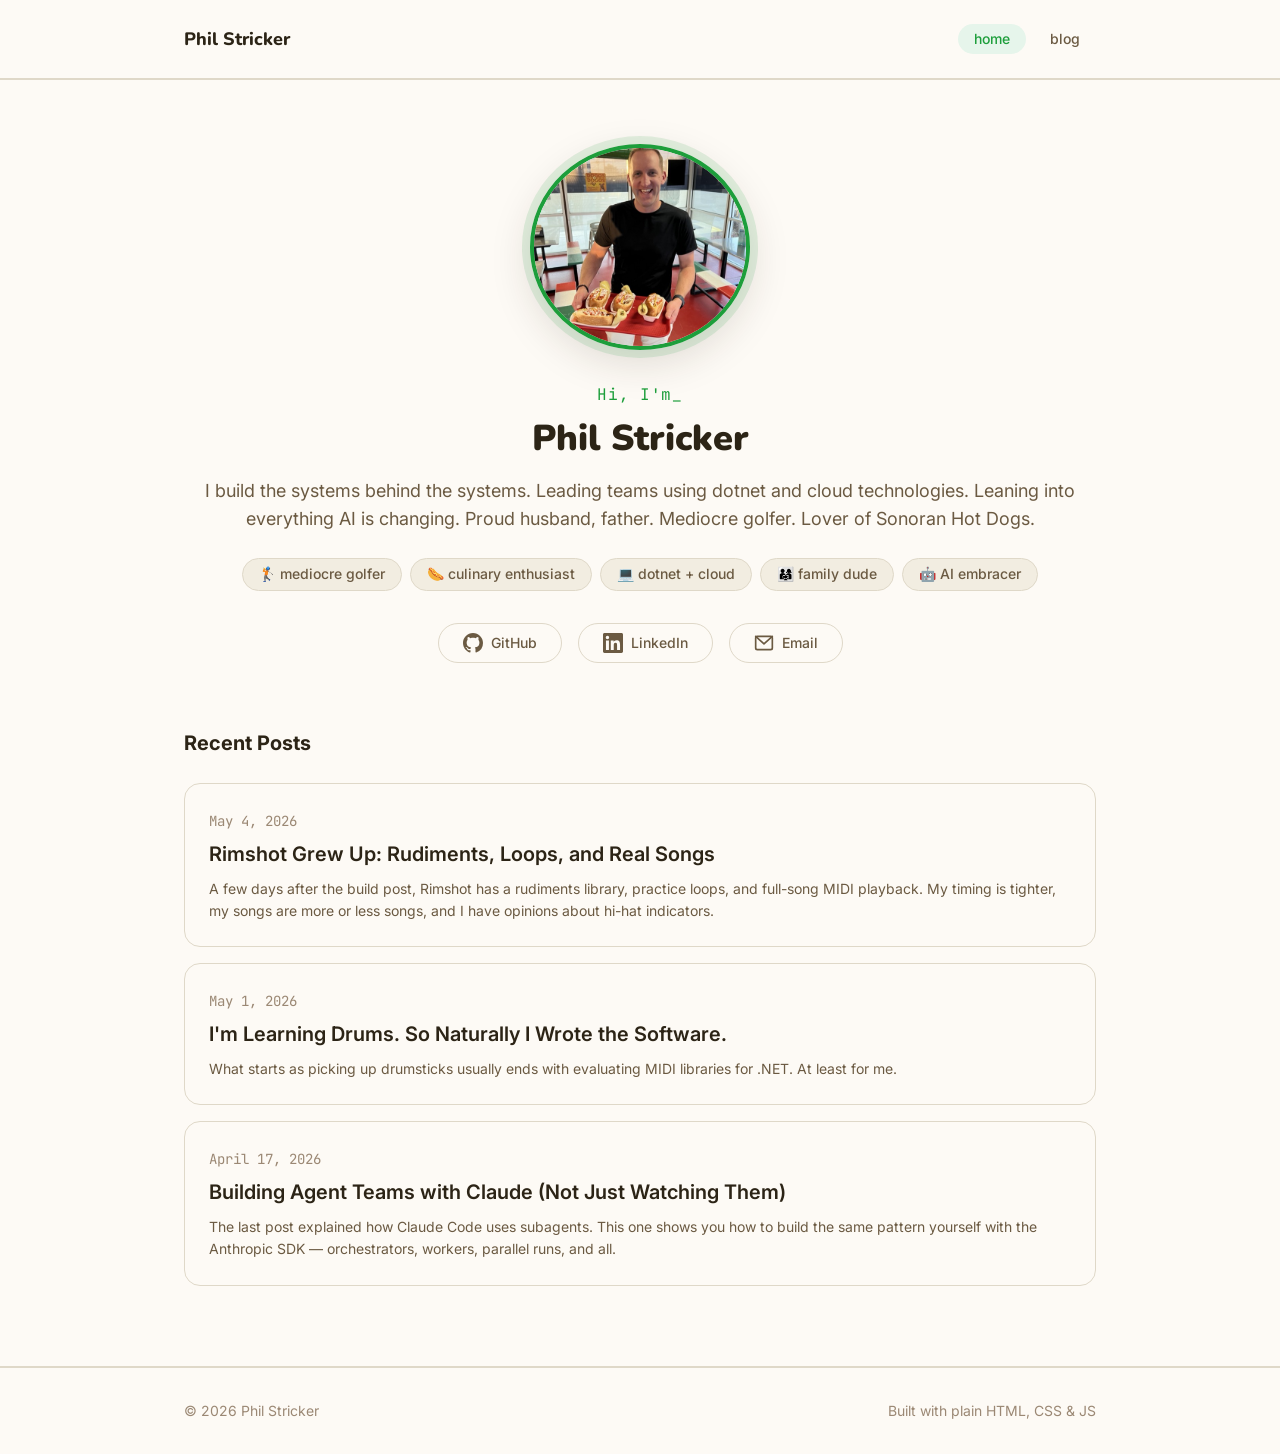
<file: index.html>
<!DOCTYPE html>
<html lang="en">
<head>
  <meta charset="UTF-8">
  <meta name="viewport" content="width=device-width, initial-scale=1.0">
  <title>Phil Stricker</title>
  <meta name="description" content="Phil Stricker - Software engineer. Personal site and blog.">
  <link rel="canonical" href="https://philstricker.com/">
  <meta property="og:type" content="website">
  <meta property="og:title" content="Phil Stricker">
  <meta property="og:description" content="Phil Stricker - Software engineer. Personal site and blog.">
  <meta property="og:url" content="https://philstricker.com/">
  <meta property="og:image" content="https://philstricker.com/assets/images/profile.jpg">
  <meta name="twitter:card" content="summary">
  <meta name="twitter:title" content="Phil Stricker">
  <meta name="twitter:description" content="Phil Stricker - Software engineer. Personal site and blog.">
  <meta name="twitter:image" content="https://philstricker.com/assets/images/profile.jpg">
  <script type="application/ld+json">
  {
    "@context": "https://schema.org",
    "@type": "Person",
    "name": "Phil Stricker",
    "url": "https://philstricker.com",
    "jobTitle": "Software Engineer",
    "description": "Software engineer leading teams using .NET and cloud technologies.",
    "image": "https://philstricker.com/assets/images/profile.jpg",
    "sameAs": [
      "https://github.com/pstricker",
      "https://www.linkedin.com/in/phil-stricker/"
    ]
  }
  </script>
  <link rel="stylesheet" href="/css/reset.css?v=1">
  <link rel="stylesheet" href="/css/variables.css?v=1">
  <link rel="stylesheet" href="/css/main.css?v=1">
  <link rel="stylesheet" href="/css/blog.css?v=1">
</head>
<body>
  <header id="site-header"></header>

  <main>
    <section class="profile-photo">
      <div class="container">
        <img src="/assets/images/profile.jpg" alt="Photo of a handsome man holding a tray of delicious Sonoran Hot Dogs" class="profile-img">
      </div>
    </section>

    <section class="hero">
      <div class="container">
        <p class="hero-greeting">Hi, I'm</p>
        <h1 class="hero-name">Phil Stricker</h1>
        <p class="hero-tagline"> I build the systems behind the systems. Leading teams using dotnet and cloud technologies. Leaning into everything AI is changing. Proud husband, father. Mediocre golfer. Lover of Sonoran Hot Dogs.</p>
        <div class="personality-badges">
          <span class="badge">🏌️ mediocre golfer</span>
          <span class="badge">🌭 culinary enthusiast</span>
          <span class="badge">💻 dotnet + cloud</span>
          <span class="badge">👨‍👩‍👧 family dude</span>
          <span class="badge">🤖 AI embracer</span>
        </div>
      </div>
    </section>

    <section class="social-links">
      <div class="container">
        <a href="https://github.com/pstricker" target="_blank" rel="noopener" class="social-link">
          <svg width="20" height="20" viewBox="0 0 24 24" fill="currentColor"><path d="M12 0C5.37 0 0 5.37 0 12c0 5.31 3.435 9.795 8.205 11.385.6.105.825-.255.825-.57 0-.285-.015-1.23-.015-2.235-3.015.555-3.795-.735-4.035-1.41-.135-.345-.72-1.41-1.23-1.695-.42-.225-1.02-.78-.015-.795.945-.015 1.62.87 1.845 1.23 1.08 1.815 2.805 1.305 3.495.99.105-.78.42-1.305.765-1.605-2.67-.3-5.46-1.335-5.46-5.925 0-1.305.465-2.385 1.23-3.225-.12-.3-.54-1.53.12-3.18 0 0 1.005-.315 3.3 1.23.96-.27 1.98-.405 3-.405s2.04.135 3 .405c2.295-1.56 3.3-1.23 3.3-1.23.66 1.65.24 2.88.12 3.18.765.84 1.23 1.905 1.23 3.225 0 4.605-2.805 5.625-5.475 5.925.435.375.81 1.095.81 2.22 0 1.605-.015 2.895-.015 3.3 0 .315.225.69.825.57A12.02 12.02 0 0024 12c0-6.63-5.37-12-12-12z"/></svg>
          GitHub
        </a>
        <a href="https://www.linkedin.com/in/phil-stricker/" target="_blank" rel="noopener" class="social-link">
          <svg width="20" height="20" viewBox="0 0 24 24" fill="currentColor"><path d="M20.447 20.452h-3.554v-5.569c0-1.328-.027-3.037-1.852-3.037-1.853 0-2.136 1.445-2.136 2.939v5.667H9.351V9h3.414v1.561h.046c.477-.9 1.637-1.85 3.37-1.85 3.601 0 4.267 2.37 4.267 5.455v6.286zM5.337 7.433a2.062 2.062 0 01-2.063-2.065 2.064 2.064 0 112.063 2.065zm1.782 13.019H3.555V9h3.564v11.452zM22.225 0H1.771C.792 0 0 .774 0 1.729v20.542C0 23.227.792 24 1.771 24h20.451C23.2 24 24 23.227 24 22.271V1.729C24 .774 23.2 0 22.222 0h.003z"/></svg>
          LinkedIn
        </a>
        <a href="mailto:stricker.phil@gmail.com" class="social-link">
          <svg width="20" height="20" viewBox="0 0 24 24" fill="none" stroke="currentColor" stroke-width="2" stroke-linecap="round" stroke-linejoin="round"><rect x="2" y="4" width="20" height="16" rx="2"/><path d="M22 4L12 13 2 4"/></svg>
          Email
        </a>
      </div>
    </section>

    <section class="recent-posts">
      <div class="container">
        <h2 class="section-title">Recent Posts</h2>
        <div id="recent-posts-container">
          <noscript><p class="text-muted">Enable JavaScript to see recent posts.</p></noscript>
        </div>
      </div>
    </section>
  </main>

  <footer id="site-footer"></footer>

  <script type="module">
    import { initComponents } from '/js/components.js';
    import { formatDate } from '/js/utils.js';
    initComponents();

    async function loadRecentPosts() {
      const container = document.getElementById('recent-posts-container');
      try {
        const res = await fetch('/posts/posts.json', { cache: 'no-cache' });
        if (!res.ok) throw new Error(`HTTP ${res.status}`);
        const posts = await res.json();
        const recent = posts.filter(p => !p.draft).slice(0, 3);

        if (recent.length === 0) {
          container.innerHTML = '<p class="text-muted">No posts yet. Check back soon.</p>';
          return;
        }

        container.innerHTML = recent.map(post => `
          <a href="/post.html?slug=${post.slug}" class="post-card">
            <time datetime="${post.date}">${formatDate(post.date)}</time>
            <h3>${post.title}</h3>
            <p>${post.excerpt}</p>
          </a>
        `).join('');
      } catch {
        container.innerHTML = '<p class="text-muted">No posts yet. Check back soon.</p>';
      }
    }

    loadRecentPosts();
  </script>
</body>
</html>
</file>
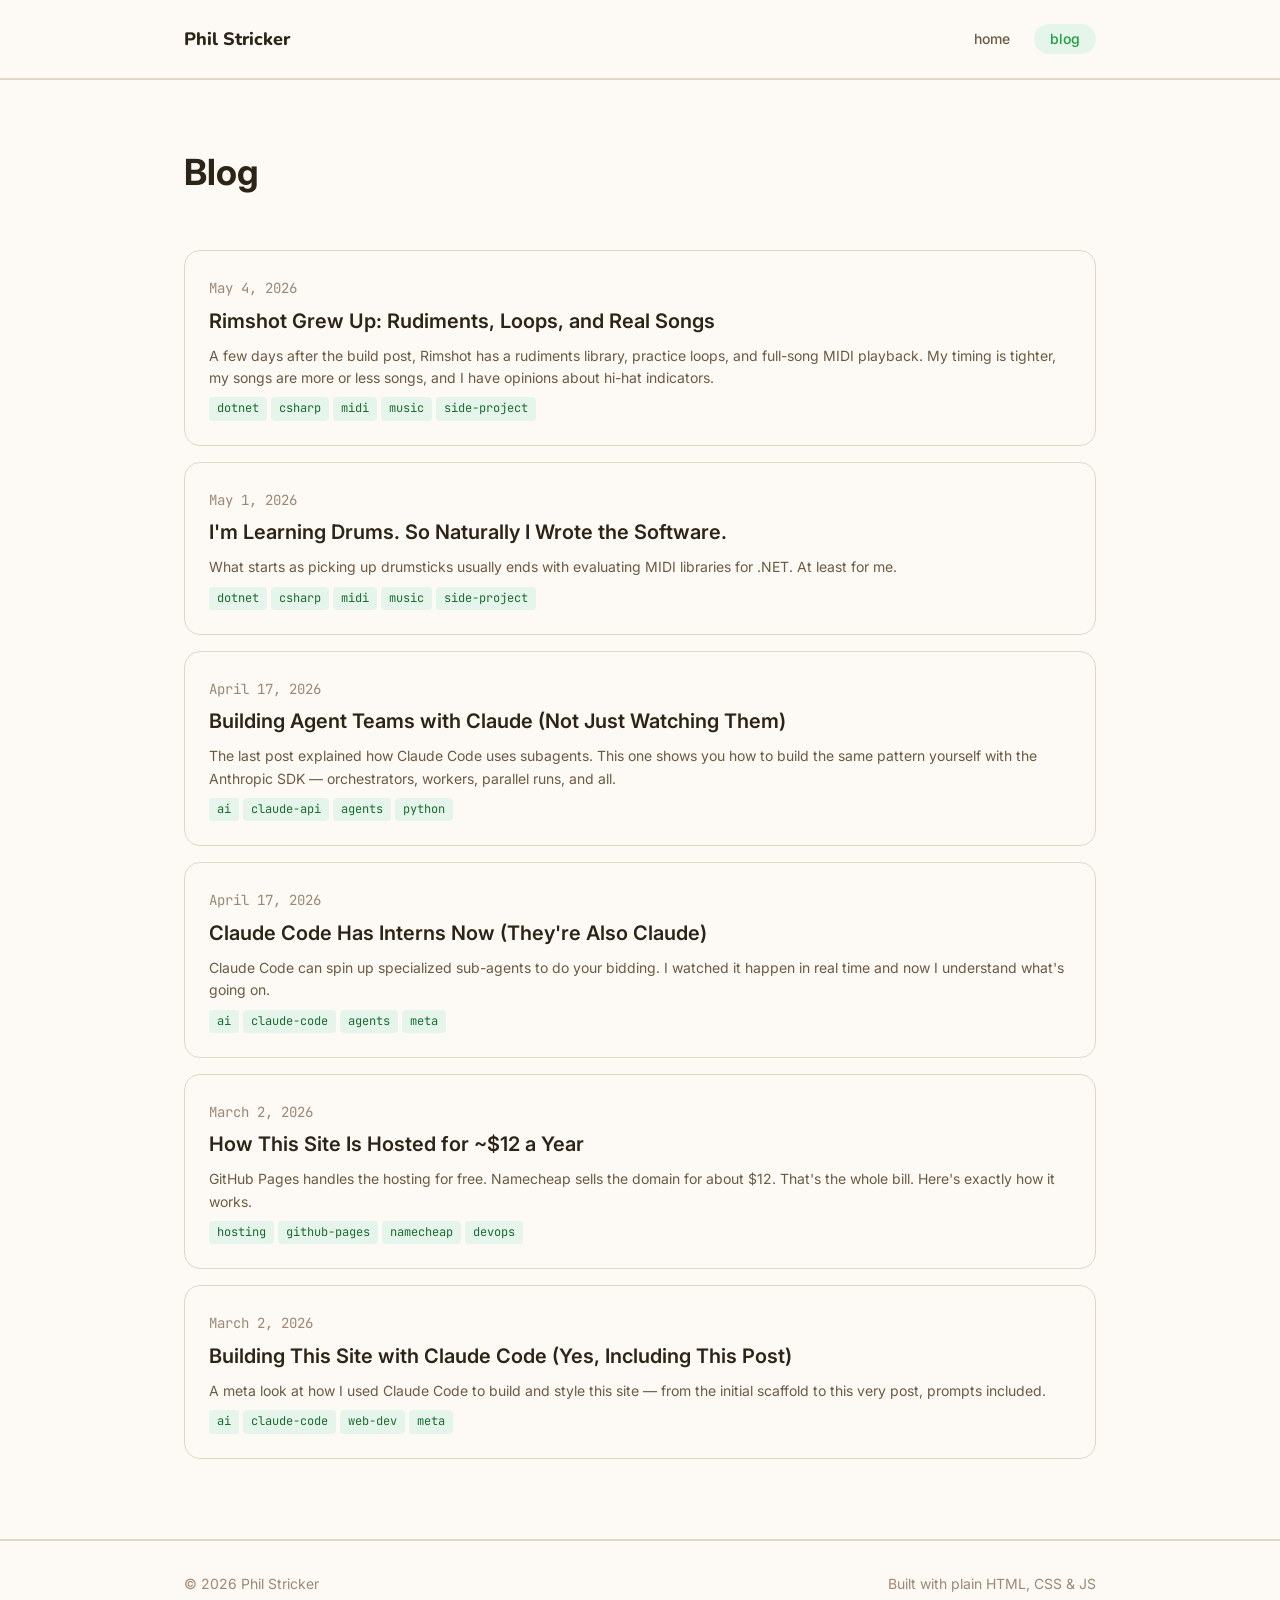
<file: blog.html>
<!DOCTYPE html>
<html lang="en">
<head>
  <meta charset="UTF-8">
  <meta name="viewport" content="width=device-width, initial-scale=1.0">
  <title>Blog - Phil Stricker</title>
  <meta name="description" content="Blog posts by Phil Stricker on software engineering and web development.">
  <link rel="canonical" href="https://philstricker.com/blog.html">
  <meta property="og:type" content="website">
  <meta property="og:title" content="Blog - Phil Stricker">
  <meta property="og:description" content="Blog posts by Phil Stricker on software engineering and web development.">
  <meta property="og:url" content="https://philstricker.com/blog.html">
  <meta property="og:image" content="https://philstricker.com/assets/images/profile.jpg">
  <meta name="twitter:card" content="summary">
  <meta name="twitter:title" content="Blog - Phil Stricker">
  <meta name="twitter:description" content="Blog posts by Phil Stricker on software engineering and web development.">
  <meta name="twitter:image" content="https://philstricker.com/assets/images/profile.jpg">
  <link rel="stylesheet" href="/css/reset.css?v=1">
  <link rel="stylesheet" href="/css/variables.css?v=1">
  <link rel="stylesheet" href="/css/main.css?v=1">
  <link rel="stylesheet" href="/css/blog.css?v=1">
</head>
<body>
  <header id="site-header"></header>

  <main>
    <div class="container">
      <h1 class="page-title">Blog</h1>
      <div id="posts-container">
        <noscript><p class="text-muted">Enable JavaScript to see blog posts.</p></noscript>
      </div>
    </div>
  </main>

  <footer id="site-footer"></footer>

  <script type="module">
    import { initComponents } from '/js/components.js';
    initComponents();
  </script>
  <script type="module" src="/js/blog.js?v=1"></script>
</body>
</html>
</file>
<file: css/variables.css>
:root {
  /* Colors - warm light theme */
  --color-bg: #fdfaf5;
  --color-bg-elevated: #f7f3e9;
  --color-bg-card: #f2ede1;
  --color-border: #dfd8c8;

  --color-text: #2c2416;
  --color-text-secondary: #6b5a42;
  --color-text-muted: #9b8874;

  --color-accent: #1d9e3b;
  --color-accent-hover: #157a2c;

  --color-tag-bg: #e6f5eb;
  --color-tag-text: #1a6b2e;

  --color-code-bg: #ede9de;

  --color-warm: #f97316;

  /* Typography */
  --font-body: 'Inter', -apple-system, BlinkMacSystemFont, 'Segoe UI', sans-serif;
  --font-mono: 'JetBrains Mono', 'Fira Code', 'Cascadia Code', monospace;
  --font-display: 'Nunito', 'Inter', sans-serif;

  --text-sm: 0.875rem;
  --text-base: 1rem;
  --text-lg: 1.125rem;
  --text-xl: 1.25rem;
  --text-2xl: 1.5rem;
  --text-3xl: clamp(1.75rem, 4vw, 2.25rem);

  --leading-normal: 1.6;
  --leading-tight: 1.25;

  /* Spacing */
  --space-xs: 0.25rem;
  --space-sm: 0.5rem;
  --space-md: 1rem;
  --space-lg: 1.5rem;
  --space-xl: 2rem;
  --space-2xl: 3rem;
  --space-3xl: 4rem;

  /* Layout */
  --max-width-content: 720px;
  --max-width-page: 960px;

  /* Borders */
  --radius-sm: 4px;
  --radius-md: 8px;
  --radius-lg: 16px;
  --radius-full: 9999px;

  /* Transitions */
  --transition-fast: 150ms ease;
  --transition-medium: 250ms ease;
}
</file>
<file: css/main.css>
@import url('https://fonts.googleapis.com/css2?family=Inter:wght@400;500;600;700&family=JetBrains+Mono:wght@400;500&family=Nunito:wght@700;800;900&display=swap');

body {
  background-color: var(--color-bg);
  color: var(--color-text);
  font-family: var(--font-body);
  font-size: var(--text-base);
  line-height: var(--leading-normal);
  -webkit-font-smoothing: antialiased;
  -moz-osx-font-smoothing: grayscale;
  min-height: 100vh;
  display: flex;
  flex-direction: column;
}

/* Layout */

.container {
  width: 100%;
  max-width: var(--max-width-page);
  margin: 0 auto;
  padding: 0 var(--space-lg);
}

main {
  flex: 1;
}

/* Header / Nav */

.site-header {
  padding: var(--space-lg) 0;
  border-bottom: 2px solid var(--color-border);
  background-color: var(--color-bg);
}

.site-header .container {
  display: flex;
  align-items: center;
  justify-content: space-between;
}

.site-logo {
  font-family: var(--font-display);
  font-size: var(--text-lg);
  font-weight: 800;
  color: var(--color-text);
  transition: color var(--transition-fast);
}

.site-logo:hover {
  color: var(--color-accent);
}

.site-nav {
  display: flex;
  gap: var(--space-sm);
}

.site-nav a {
  color: var(--color-text-secondary);
  font-size: var(--text-sm);
  font-weight: 500;
  padding: var(--space-xs) var(--space-md);
  border-radius: var(--radius-full);
  transition: all var(--transition-fast);
}

.site-nav a:hover,
.site-nav a.active {
  color: var(--color-accent);
  background-color: var(--color-tag-bg);
}

/* Footer */

.site-footer {
  padding: var(--space-xl) 0;
  border-top: 2px solid var(--color-border);
  margin-top: var(--space-3xl);
}

.site-footer .container {
  display: flex;
  align-items: center;
  justify-content: space-between;
  font-size: var(--text-sm);
  color: var(--color-text-muted);
}

.site-footer a {
  color: var(--color-text-secondary);
  transition: color var(--transition-fast);
}

.site-footer a:hover {
  color: var(--color-accent);
}

/* Links */

a {
  color: var(--color-accent);
  transition: color var(--transition-fast);
}

a:hover {
  color: var(--color-accent-hover);
}

/* Responsive */

@media (max-width: 640px) {
  .container {
    padding: 0 var(--space-md);
  }

  .site-header .container {
    flex-direction: column;
    gap: var(--space-md);
  }

  .site-footer .container {
    flex-direction: column;
    gap: var(--space-sm);
    text-align: center;
  }
}
</file>
<file: css/blog.css>
/* Profile Photo */

.profile-photo {
  padding-top: var(--space-3xl);
}

.profile-img {
  max-width: 220px;
  margin: 0 auto;
  border-radius: 50%;
  border: 4px solid var(--color-accent);
  box-shadow:
    0 0 0 8px rgba(29, 158, 59, 0.12),
    0 12px 40px rgba(44, 36, 22, 0.15);
  transition: transform var(--transition-medium), box-shadow var(--transition-medium);
}

.profile-img:hover {
  transform: scale(1.03) rotate(-1deg);
  box-shadow:
    0 0 0 10px rgba(29, 158, 59, 0.2),
    0 16px 48px rgba(44, 36, 22, 0.2);
}

/* Hero */

.hero {
  padding: var(--space-xl) 0 var(--space-lg);
  text-align: center;
}

.hero-greeting {
  font-family: var(--font-mono);
  font-size: var(--text-base);
  color: var(--color-accent);
  margin-bottom: var(--space-sm);
  letter-spacing: 0.04em;
}

.hero-greeting::after {
  content: '_';
  animation: blink 1s step-end infinite;
}

@keyframes blink {
  0%, 100% { opacity: 1; }
  50% { opacity: 0; }
}

.hero-name {
  font-family: var(--font-display);
  font-size: var(--text-3xl);
  font-weight: 900;
  line-height: var(--leading-tight);
  margin-bottom: var(--space-md);
  color: var(--color-text);
}

.hero-tagline {
  font-size: var(--text-lg);
  color: var(--color-text-secondary);
  line-height: var(--leading-normal);
}

/* Personality Badges */

.personality-badges {
  display: flex;
  flex-wrap: wrap;
  justify-content: center;
  gap: var(--space-sm);
  margin: var(--space-lg) 0 var(--space-sm);
}

.badge {
  display: inline-flex;
  align-items: center;
  gap: 0.375rem;
  font-size: var(--text-sm);
  font-weight: 500;
  padding: var(--space-xs) var(--space-md);
  border-radius: var(--radius-full);
  background-color: var(--color-bg-card);
  color: var(--color-text-secondary);
  border: 1.5px solid var(--color-border);
  transition: all var(--transition-medium);
}

.badge:hover {
  border-color: var(--color-accent);
  color: var(--color-accent);
  background-color: var(--color-tag-bg);
  transform: translateY(-1px);
}

/* Social Links */

.social-links {
  padding-bottom: var(--space-3xl);
}

.social-links .container {
  display: flex;
  justify-content: center;
  gap: var(--space-md);
}

.social-link {
  display: inline-flex;
  align-items: center;
  gap: var(--space-sm);
  color: var(--color-text-secondary);
  font-size: var(--text-sm);
  font-weight: 500;
  padding: var(--space-sm) var(--space-lg);
  border: 1.5px solid var(--color-border);
  border-radius: var(--radius-full);
  background-color: var(--color-bg);
  transition: all var(--transition-medium);
}

.social-link:hover {
  color: var(--color-accent);
  border-color: var(--color-accent);
  background-color: var(--color-tag-bg);
  transform: translateY(-2px);
  box-shadow: 0 4px 12px rgba(29, 158, 59, 0.15);
}

/* Section Titles */

.section-title {
  font-size: var(--text-xl);
  font-weight: 700;
  margin-bottom: var(--space-lg);
  color: var(--color-text);
}

/* Page Titles */

.page-title {
  font-size: var(--text-3xl);
  font-weight: 700;
  padding: var(--space-3xl) 0 var(--space-2xl);
}

/* Post Cards */

.post-card {
  display: block;
  padding: var(--space-lg);
  border: 1.5px solid var(--color-border);
  border-radius: var(--radius-lg);
  margin-bottom: var(--space-md);
  background-color: var(--color-bg);
  transition: all var(--transition-medium);
  color: var(--color-text);
}

.post-card:hover {
  border-color: var(--color-accent);
  background-color: var(--color-bg-card);
  transform: translateY(-2px);
  box-shadow: 0 6px 20px rgba(44, 36, 22, 0.1);
}

.post-card time {
  font-family: var(--font-mono);
  font-size: var(--text-sm);
  color: var(--color-text-muted);
}

.post-card h2,
.post-card h3 {
  font-size: var(--text-xl);
  font-weight: 600;
  margin: var(--space-xs) 0 var(--space-sm);
}

.post-card p {
  color: var(--color-text-secondary);
  font-size: var(--text-sm);
  line-height: var(--leading-normal);
}

/* Tags */

.tags {
  display: flex;
  flex-wrap: wrap;
  gap: var(--space-xs);
  margin-top: var(--space-sm);
}

.tag {
  font-family: var(--font-mono);
  font-size: 0.75rem;
  color: var(--color-tag-text);
  background-color: var(--color-tag-bg);
  padding: 2px var(--space-sm);
  border-radius: var(--radius-sm);
}

/* Post Article */

.post-header {
  padding: var(--space-3xl) 0 var(--space-xl);
}

.post-header time {
  font-family: var(--font-mono);
  font-size: var(--text-sm);
  color: var(--color-text-muted);
}

.post-header h1 {
  font-family: var(--font-display);
  font-size: var(--text-3xl);
  font-weight: 800;
  line-height: var(--leading-tight);
  margin: var(--space-sm) 0 var(--space-md);
}

/* Prose (rendered Markdown) */

.prose {
  max-width: var(--max-width-content);
  line-height: var(--leading-normal);
}

.prose h2 {
  font-size: var(--text-2xl);
  font-weight: 600;
  margin: var(--space-2xl) 0 var(--space-md);
}

.prose h3 {
  font-size: var(--text-xl);
  font-weight: 600;
  margin: var(--space-xl) 0 var(--space-md);
}

.prose p {
  margin-bottom: var(--space-md);
}

.prose ul,
.prose ol {
  margin-bottom: var(--space-md);
  padding-left: var(--space-xl);
}

.prose ul {
  list-style: disc;
}

.prose ol {
  list-style: decimal;
}

.prose li {
  margin-bottom: var(--space-xs);
}

.prose a {
  color: var(--color-accent);
  text-decoration: underline;
  text-underline-offset: 2px;
}

.prose a:hover {
  color: var(--color-accent-hover);
}

.prose blockquote {
  border-left: 3px solid var(--color-accent);
  padding-left: var(--space-lg);
  margin: var(--space-lg) 0;
  color: var(--color-text-secondary);
  font-style: italic;
}

.prose code {
  font-family: var(--font-mono);
  font-size: 0.9em;
  background-color: var(--color-code-bg);
  padding: 2px 6px;
  border-radius: var(--radius-sm);
}

.prose pre {
  background-color: var(--color-code-bg);
  border: 1px solid var(--color-border);
  border-radius: var(--radius-md);
  padding: var(--space-lg);
  margin: var(--space-lg) 0;
  overflow-x: auto;
}

.prose pre code {
  background: none;
  padding: 0;
  font-size: var(--text-sm);
  line-height: 1.5;
}

.prose img {
  border-radius: var(--radius-md);
  margin: var(--space-lg) 0;
}

.prose hr {
  border: none;
  border-top: 1px solid var(--color-border);
  margin: var(--space-2xl) 0;
}

/* Post Footer */

.post-footer {
  padding: var(--space-2xl) 0;
  border-top: 1px solid var(--color-border);
  margin-top: var(--space-2xl);
}

.post-footer a {
  color: var(--color-text-secondary);
  font-size: var(--text-sm);
}

.post-footer a:hover {
  color: var(--color-accent);
}

/* Utility */

.text-muted {
  color: var(--color-text-muted);
}

.error-state {
  text-align: center;
  padding: var(--space-3xl) 0;
  color: var(--color-text-secondary);
}

.error-state h1 {
  font-size: var(--text-2xl);
  margin-bottom: var(--space-md);
}
</file>
